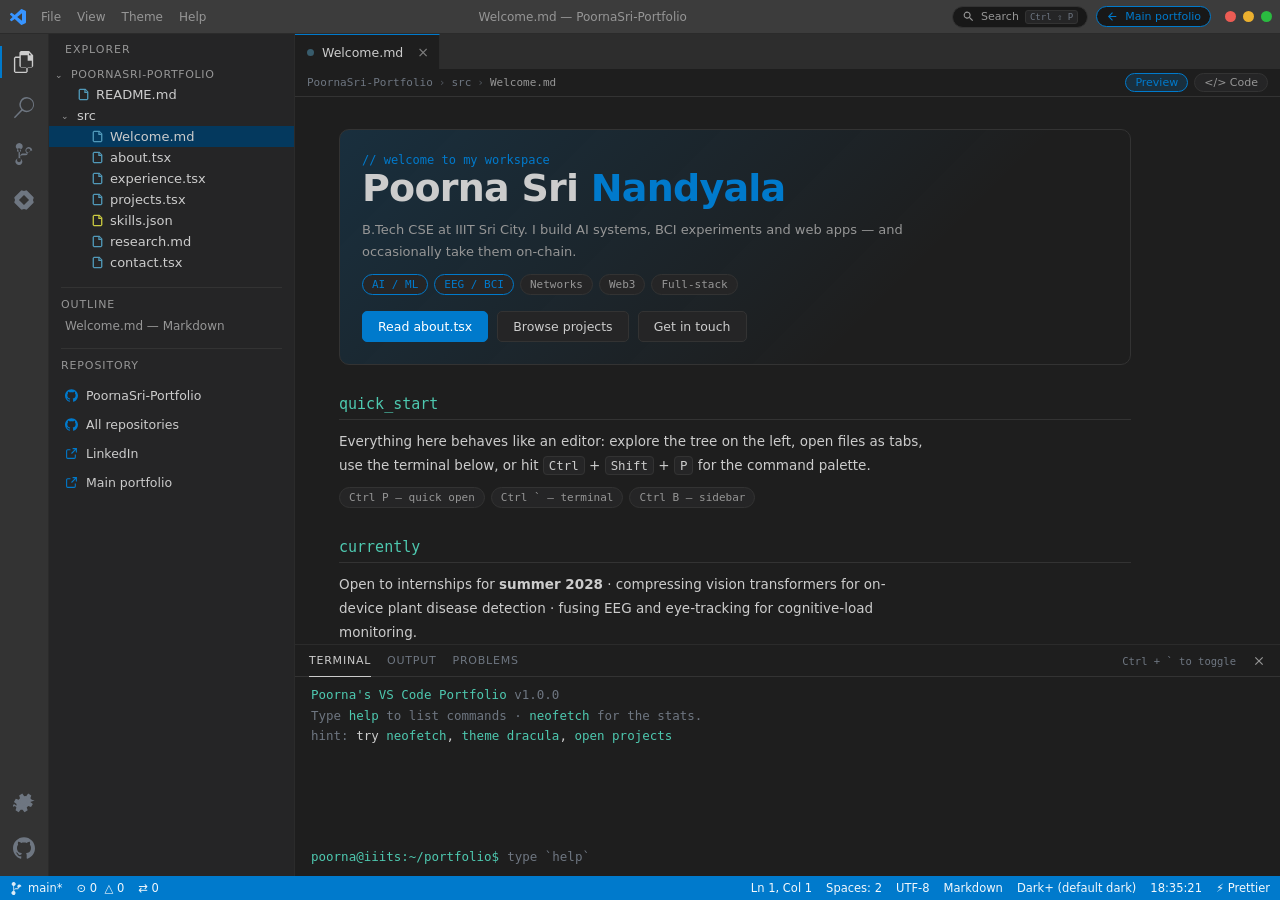
<file: vscode/index.html>
<!DOCTYPE html>
<html lang="en" data-theme="dark-plus">
<head>
<meta charset="UTF-8"/>
<meta name="viewport" content="width=device-width, initial-scale=1.0"/>
<title>Poorna Sri Nandyala — VS Code Portfolio</title>
<meta name="description" content="A Visual Studio Code themed developer portfolio for Poorna Sri Nandyala — CS @ IIIT Sri City, AI · EEG/BCI · networks · web3."/>
<meta name="theme-color" content="#1e1e1e"/>
<link rel="icon" href="data:image/svg+xml,%3Csvg xmlns='http://www.w3.org/2000/svg' viewBox='0 0 32 32'%3E%3Crect fill='%23007acc' width='32' height='32' rx='6'/%3E%3Cpath d='M23 9v14l-7-4.7L11 23 7 20.5l4.6-4.5L7 11.5 11 9l5 4.7z' fill='white'/%3E%3C/svg%3E"/>
<link rel="stylesheet" href="style.css"/>
</head>
<body>
<div class="app" id="app">

  <!-- ───────── TITLE BAR ───────── -->
  <header class="titlebar">
    <div class="titlebar-left">
      <button class="icon-btn mobile-only" id="menu-btn" aria-label="Toggle explorer">
        <svg viewBox="0 0 24 24" width="16" height="16"><path fill="currentColor" d="M3 6h18v2H3zm0 5h18v2H3zm0 5h18v2H3z"/></svg>
      </button>
      <span class="vsc-logo" aria-hidden="true">
        <svg viewBox="0 0 24 24" width="16" height="16"><path fill="#3794ff" d="M23.15 2.587 18.21.21a1.494 1.494 0 0 0-1.705.29l-9.46 8.63-4.12-3.128a.999.999 0 0 0-1.276.057L.327 7.261A1 1 0 0 0 .326 8.74L3.899 12 .326 15.26a1 1 0 0 0 .001 1.479L1.65 17.94a.999.999 0 0 0 1.276.057l4.12-3.128 9.46 8.63a1.492 1.492 0 0 0 1.704.29l4.942-2.377A1.5 1.5 0 0 0 24 20.06V3.939a1.5 1.5 0 0 0-.85-1.352zm-5.146 14.861L10.826 12l7.178-5.448v10.896z"/></svg>
      </span>
      <nav class="menubar" aria-label="Menu">
        <button type="button" data-menu="file">File</button>
        <button type="button" data-menu="view">View</button>
        <button type="button" data-menu="theme">Theme</button>
        <button type="button" data-menu="help">Help</button>
      </nav>
    </div>
    <div class="titlebar-center" id="title-text">about.tsx — PoornaSri-Portfolio</div>
    <div class="titlebar-right">
      <button class="tb-chip" id="palette-btn" title="Command palette (Ctrl+Shift+P)">
        <svg viewBox="0 0 24 24" width="13" height="13" aria-hidden="true"><path fill="currentColor" d="M15.5 14h-.79l-.28-.27a6.5 6.5 0 1 0-.7.7l.27.28v.79l5 4.99L20.49 19zm-6 0A4.5 4.5 0 1 1 14 9.5 4.5 4.5 0 0 1 9.5 14"/></svg>
        <span>Search</span><kbd>Ctrl ⇧ P</kbd>
      </button>
      <a class="tb-chip main-link" href="../" title="Back to the main portfolio">
        <svg viewBox="0 0 24 24" width="13" height="13" aria-hidden="true"><path fill="none" stroke="currentColor" stroke-width="2" d="M19 12H5m7-7-7 7 7 7"/></svg>
        <span>Main portfolio</span>
      </a>
      <div class="win-controls" aria-hidden="true"><span></span><span></span><span></span></div>
    </div>
  </header>

  <div class="workbench">

    <!-- ───────── ACTIVITY BAR ───────── -->
    <nav class="activitybar" aria-label="Views">
      <div class="ab-top">
        <button class="ab-item active" data-view="explorer" title="Explorer (Ctrl+B)" aria-label="Explorer">
          <svg viewBox="0 0 24 24" width="22" height="22"><path fill="currentColor" d="M17.5 0h-9L7 1.5V6H2.5L1 7.5v15.07L2.5 24h12.07L16 22.57V18h4.7l1.3-1.43V4.5zm0 2.12 2.38 2.38H17.5zm-3 20.38h-12v-15H7v9.07L8.5 18h6zm6-4h-12V4.5h7.5v6h4.5z"/></svg>
        </button>
        <button class="ab-item" data-view="search" title="Search" aria-label="Search">
          <svg viewBox="0 0 24 24" width="22" height="22"><path fill="currentColor" d="M15.25 0a8.25 8.25 0 0 0-6.18 13.72L1 22.16 2.09 23.2l8.05-8.08A8.25 8.25 0 1 0 15.25 0m0 1.5a6.75 6.75 0 1 1-6.75 6.75 6.75 6.75 0 0 1 6.75-6.75"/></svg>
        </button>
        <button class="ab-item" data-view="source" title="Source Control" aria-label="Source Control">
          <svg viewBox="0 0 24 24" width="22" height="22"><path fill="currentColor" d="M21.007 8.222A3.738 3.738 0 0 0 15.045 5.2a3.737 3.737 0 0 0 1.156 6.583 2.99 2.99 0 0 1-2.668 1.67h-2.99a4.456 4.456 0 0 0-2.989 1.165V7.4a3.737 3.737 0 1 0-1.494 0v9.117a3.776 3.776 0 1 0 1.816.283V13.5A3.046 3.046 0 0 1 11.53 11.5h2.99a4.477 4.477 0 0 0 4.074-2.637zM6.547 5.7a2.247 2.247 0 1 1-2.247 2.247A2.247 2.247 0 0 1 6.547 5.7M6.547 20.9a2.247 2.247 0 1 1 2.247-2.247A2.247 2.247 0 0 1 6.547 20.9m10.191-10.495a2.247 2.247 0 1 1 2.247-2.247 2.247 2.247 0 0 1-2.247 2.247"/></svg>
        </button>
        <button class="ab-item" data-view="extensions" title="Extensions" aria-label="Extensions">
          <svg viewBox="0 0 24 24" width="22" height="22"><path fill="currentColor" d="M22.47 10.06a1.28 1.28 0 0 0-.28-1.4l-6.84-6.84a1.28 1.28 0 0 0-1.4-.28L12 2.24 10.05 1.54a1.28 1.28 0 0 0-1.4.28L1.81 8.66a1.28 1.28 0 0 0-.28 1.4L2.24 12l-.7 1.95a1.28 1.28 0 0 0 .28 1.4l6.84 6.84a1.28 1.28 0 0 0 1.4.28L12 21.76l1.95.7a1.28 1.28 0 0 0 1.4-.28l6.84-6.84a1.28 1.28 0 0 0 .28-1.4L21.76 12zM12 17.5 6.5 12 12 6.5l5.5 5.5z"/></svg>
        </button>
      </div>
      <div class="ab-bottom">
        <button class="ab-item" data-view="settings" title="Settings — color themes" aria-label="Settings">
          <svg viewBox="0 0 24 24" width="22" height="22"><path fill="currentColor" d="M19.85 8.75 22.8 11 20.7 14.6l-3.3-1.05a7.3 7.3 0 0 1-1.6 1.6l1.05 3.3-3.6 2.1-2.25-2.95a7.4 7.4 0 0 1-2.25 0L6.5 20.55l-3.6-2.1 1.05-3.3a7.3 7.3 0 0 1-1.6-1.6L-1 14.6 1.1 11l2.95 2.25a7.5 7.5 0 0 1 0-2.25L1.1 8.75 3.2 5.15l3.3 1.05a7.3 7.3 0 0 1 1.6-1.6L7.05 1.3l3.6-2.1 2.25 2.95a7.4 7.4 0 0 1 2.25 0l2.25-2.95 3.6 2.1-1.05 3.3a7.3 7.3 0 0 1 1.6 1.6l3.3 1.05" transform="translate(0 3.6) scale(.95)"/><circle cx="12" cy="12" r="3.4" fill="none" stroke="currentColor" stroke-width="1.8"/></svg>
        </button>
        <a class="ab-item" href="https://github.com/PoornaSri26" target="_blank" rel="noopener" title="GitHub" aria-label="GitHub">
          <svg viewBox="0 0 24 24" width="22" height="22"><path fill="currentColor" d="M12 .297c-6.63 0-12 5.373-12 12 0 5.303 3.438 9.8 8.205 11.385.6.113.82-.258.82-.577 0-.285-.01-1.04-.015-2.04-3.338.724-4.042-1.61-4.042-1.61C4.422 18.07 3.633 17.7 3.633 17.7c-1.087-.744.084-.729.084-.729 1.205.084 1.838 1.236 1.838 1.236 1.07 1.835 2.809 1.305 3.495.998.108-.776.417-1.305.76-1.605-2.665-.3-5.466-1.332-5.466-5.93 0-1.31.465-2.38 1.235-3.22-.135-.303-.54-1.523.105-3.176 0 0 1.005-.322 3.3 1.23.96-.267 1.98-.399 3-.405 1.02.006 2.04.138 3 .405 2.28-1.552 3.285-1.23 3.285-1.23.645 1.653.24 2.873.12 3.176.765.84 1.23 1.91 1.23 3.22 0 4.61-2.805 5.625-5.475 5.92.42.36.81 1.096.81 2.22 0 1.606-.015 2.896-.015 3.286 0 .315.21.69.825.57C20.565 22.092 24 17.592 24 12.297c0-6.627-5.373-12-12-12"/></svg>
        </a>
      </div>
    </nav>

    <!-- ───────── SIDEBAR ───────── -->
    <aside class="sidebar" id="sidebar">
      <div class="side-title" id="side-title">Explorer</div>
      <div class="side-body" id="side-body"></div>
    </aside>

    <!-- ───────── MAIN ───────── -->
    <section class="main">
      <div class="editor-area">
        <div class="tabs" id="tabs" role="tablist" aria-label="Open editors"></div>
        <div class="editor-head">
          <div class="breadcrumb" id="breadcrumb"></div>
          <div class="editor-actions" id="editor-actions"></div>
        </div>
        <div class="editor" id="editor" role="tabpanel" tabindex="0"></div>
      </div>

      <div class="panel" id="panel">
        <div class="panel-head">
          <div class="panel-tabs">
            <button class="panel-tab active" data-panel-tab="terminal">TERMINAL</button>
            <button class="panel-tab" data-panel-tab="output">OUTPUT</button>
            <button class="panel-tab" data-panel-tab="problems">PROBLEMS</button>
          </div>
          <div class="panel-actions">
            <span class="panel-hint">Ctrl + ` to toggle</span>
            <button class="icon-btn" id="panel-close" aria-label="Close panel">
              <svg viewBox="0 0 24 24" width="14" height="14"><path fill="currentColor" d="M19 6.41 17.59 5 12 10.59 6.41 5 5 6.41 10.59 12 5 17.59 6.41 19 12 13.41 17.59 19 19 17.59 13.41 12z"/></svg>
            </button>
          </div>
        </div>
        <div class="panel-body" id="terminal" aria-live="polite"></div>
        <form class="term-form" id="term-form" autocomplete="off">
          <label class="prompt" for="term-input">poorna@iiits:~/portfolio$</label>
          <input id="term-input" name="cmd" type="text" spellcheck="false" aria-label="Terminal command" placeholder="type `help`">
        </form>
      </div>
    </section>
  </div>

  <!-- ───────── STATUS BAR ───────── -->
  <footer class="statusbar">
    <div class="sb-left">
      <span class="sb-item">
        <svg viewBox="0 0 24 24" width="13" height="13"><path fill="currentColor" d="M21.007 8.222A3.738 3.738 0 0 0 15.045 5.2a3.737 3.737 0 0 0 1.156 6.583 2.99 2.99 0 0 1-2.668 1.67h-2.99a4.456 4.456 0 0 0-2.989 1.165V7.4a3.737 3.737 0 1 0-1.494 0v9.117a3.776 3.776 0 1 0 1.816.283V13.5A3.046 3.046 0 0 1 11.53 11.5h2.99a4.477 4.477 0 0 0 4.074-2.637z"/></svg>
        main*
      </span>
      <span class="sb-item hide-sm">⊙ 0 &nbsp;△ 0</span>
      <span class="sb-item hide-sm">⇄ 0</span>
    </div>
    <div class="sb-right">
      <span class="sb-item hide-sm" id="sb-pos">Ln 1, Col 1</span>
      <span class="sb-item hide-sm">Spaces: 2</span>
      <span class="sb-item hide-sm">UTF-8</span>
      <span class="sb-item" id="sb-lang">TypeScript React</span>
      <span class="sb-item hide-sm" id="sb-theme">Dark+ (default dark)</span>
      <span class="sb-item" id="sb-clock">00:00:00</span>
      <span class="sb-item">⚡ Prettier</span>
    </div>
  </footer>
</div>

<!-- ───────── COMMAND PALETTE ───────── -->
<div class="overlay" id="overlay" hidden>
  <div class="palette" role="dialog" aria-modal="true" aria-label="Command palette">
    <div class="palette-input">
      <span class="palette-chevron">›</span>
      <input id="palette-input" type="text" placeholder="Type a command or file name…" autocomplete="off" spellcheck="false"/>
    </div>
    <ul class="palette-list" id="palette-list" role="listbox"></ul>
    <div class="palette-foot">
      <span><kbd>↑</kbd><kbd>↓</kbd> navigate</span>
      <span><kbd>↵</kbd> open</span>
      <span><kbd>esc</kbd> dismiss</span>
    </div>
  </div>
</div>

<div class="menu-pop" id="menu-pop" hidden></div>

<script src="app.js"></script>
</body>
</html>
</file>
<file: vscode/style.css>
/* =========================================================
   Poorna Sri Nandyala — VS Code themed portfolio
   Self-contained. No build step, no dependencies.
   ========================================================= */

/* ---------- themes ---------- */
:root {
  --font-ui: -apple-system, BlinkMacSystemFont, "Segoe UI", system-ui, sans-serif;
  --font-mono: "JetBrains Mono", ui-monospace, "Cascadia Code", "Fira Code", Consolas, monospace;
  --radius: 6px;
}

html[data-theme="dark-plus"] {
  --bg: #1e1e1e; --bg-soft: #252526; --bg-deep: #181818;
  --activity: #333333; --titlebar: #3c3c3c; --tab-bg: #2d2d2d; --tab-idle: #2d2d2d;
  --border: #2b2b2b; --border-soft: #333;
  --fg: #cccccc; --fg-dim: #969696; --fg-faint: #6e7681;
  --accent: #007acc; --accent-soft: rgba(0, 122, 204, .18);
  --status: #007acc; --status-fg: #ffffff;
  --hover: #2a2d2e; --sel: #04395e; --input: #3c3c3c; --scroll: #4e4e4e;
  --k: #569cd6; --s: #ce9178; --f: #dcdcaa; --c: #6a9955; --n: #b5cea8;
  --t: #4ec9b0; --a: #9cdcfe; --punct: #d4d4d4; --md-head: #4ec9b0;
}
html[data-theme="github-dark"] {
  --bg: #0d1117; --bg-soft: #010409; --bg-deep: #010409;
  --activity: #010409; --titlebar: #010409; --tab-bg: #161b22; --tab-idle: #010409;
  --border: #30363d; --border-soft: #21262d;
  --fg: #c9d1d9; --fg-dim: #8b949e; --fg-faint: #6e7681;
  --accent: #58a6ff; --accent-soft: rgba(88, 166, 255, .15);
  --status: #161b22; --status-fg: #c9d1d9;
  --hover: #161b22; --sel: #1f3a5f; --input: #0d1117; --scroll: #484f58;
  --k: #ff7b72; --s: #a5d6ff; --f: #d2a8ff; --c: #8b949e; --n: #79c0ff;
  --t: #7ee787; --a: #79c0ff; --punct: #c9d1d9; --md-head: #7ee787;
}
html[data-theme="dracula"] {
  --bg: #282a36; --bg-soft: #21222c; --bg-deep: #191a21;
  --activity: #21222c; --titlebar: #191a21; --tab-bg: #21222c; --tab-idle: #191a21;
  --border: #191a21; --border-soft: #343746;
  --fg: #f8f8f2; --fg-dim: #b6b7c9; --fg-faint: #6272a4;
  --accent: #bd93f9; --accent-soft: rgba(189, 147, 249, .18);
  --status: #191a21; --status-fg: #f8f8f2;
  --hover: #44475a; --sel: #44475a; --input: #21222c; --scroll: #44475a;
  --k: #ff79c6; --s: #f1fa8c; --f: #50fa7b; --c: #6272a4; --n: #bd93f9;
  --t: #8be9fd; --a: #8be9fd; --punct: #f8f8f2; --md-head: #8be9fd;
}
html[data-theme="one-dark"] {
  --bg: #282c34; --bg-soft: #21252b; --bg-deep: #1b1f27;
  --activity: #333842; --titlebar: #21252b; --tab-bg: #1b1f27; --tab-idle: #21252b;
  --border: #181a1f; --border-soft: #323842;
  --fg: #abb2bf; --fg-dim: #8b93a1; --fg-faint: #5c6370;
  --accent: #61afef; --accent-soft: rgba(97, 175, 239, .16);
  --status: #21252b; --status-fg: #9da5b4;
  --hover: #2c313a; --sel: #3e4451; --input: #1b1f27; --scroll: #4b5263;
  --k: #c678dd; --s: #98c379; --f: #61afef; --c: #5c6370; --n: #d19a66;
  --t: #e5c07b; --a: #e06c75; --punct: #abb2bf; --md-head: #e5c07b;
}
html[data-theme="nord"] {
  --bg: #2e3440; --bg-soft: #292e39; --bg-deep: #242933;
  --activity: #2e3440; --titlebar: #3b4252; --tab-bg: #2e3440; --tab-idle: #2b303b;
  --border: #3b4252; --border-soft: #434c5e;
  --fg: #d8dee9; --fg-dim: #a3abb9; --fg-faint: #616e88;
  --accent: #88c0d0; --accent-soft: rgba(136, 192, 208, .16);
  --status: #3b4252; --status-fg: #eceff4;
  --hover: #3b4252; --sel: #434c5e; --input: #3b4252; --scroll: #4c566a;
  --k: #81a1c1; --s: #a3be8c; --f: #88c0d0; --c: #616e88; --n: #b48ead;
  --t: #8fbcbb; --a: #d8dee9; --punct: #eceff4; --md-head: #88c0d0;
}
html[data-theme="tokyo-night"] {
  --bg: #1a1b26; --bg-soft: #16161e; --bg-deep: #13131a;
  --activity: #16161e; --titlebar: #16161e; --tab-bg: #1f2335; --tab-idle: #16161e;
  --border: #1f2335; --border-soft: #292e42;
  --fg: #a9b1d6; --fg-dim: #787c99; --fg-faint: #565f89;
  --accent: #7aa2f7; --accent-soft: rgba(122, 162, 247, .16);
  --status: #16161e; --status-fg: #a9b1d6;
  --hover: #24283b; --sel: #283457; --input: #1f2335; --scroll: #3b4261;
  --k: #bb9af7; --s: #9ece6a; --f: #7aa2f7; --c: #565f89; --n: #ff9e64;
  --t: #2ac3de; --a: #7dcfff; --punct: #a9b1d6; --md-head: #7dcfff;
}

/* ---------- base ---------- */
* { box-sizing: border-box; }
html, body { height: 100%; }
body {
  margin: 0;
  font-family: var(--font-ui);
  font-size: 13px;
  color: var(--fg);
  background: var(--bg);
  -webkit-font-smoothing: antialiased;
  overflow: hidden;
  transition: background .18s ease, color .18s ease;
}
button, input { font: inherit; color: inherit; }
a { color: var(--accent); text-decoration: none; }
a:hover { text-decoration: underline; }
::selection { background: var(--sel); }
::-webkit-scrollbar { width: 10px; height: 10px; }
::-webkit-scrollbar-thumb { background: var(--scroll); border-radius: 6px; }
::-webkit-scrollbar-thumb:hover { background: var(--fg-faint); }
::-webkit-scrollbar-track { background: transparent; }

.app { display: flex; flex-direction: column; height: 100dvh; min-height: 420px; }

/* ---------- title bar ---------- */
.titlebar {
  display: flex; align-items: center; justify-content: space-between;
  height: 34px; flex: 0 0 34px; padding: 0 8px 0 10px;
  background: var(--titlebar); border-bottom: 1px solid var(--border);
  user-select: none;
}
.titlebar-left, .titlebar-right { display: flex; align-items: center; gap: 8px; min-width: 0; }
.vsc-logo { display: inline-flex; }
.menubar { display: flex; gap: 2px; }
.menubar button {
  background: none; border: 0; padding: 4px 7px; border-radius: 4px;
  font-size: 12px; color: var(--fg-dim); cursor: pointer;
}
.menubar button:hover { background: var(--hover); color: var(--fg); }
.titlebar-center {
  flex: 1 1 auto; text-align: center; font-size: 12px; color: var(--fg-dim);
  white-space: nowrap; overflow: hidden; text-overflow: ellipsis; padding: 0 12px;
}
.tb-chip {
  display: inline-flex; align-items: center; gap: 6px;
  background: var(--bg-deep); border: 1px solid var(--border-soft);
  color: var(--fg-dim); padding: 3px 9px; border-radius: 20px;
  font-size: 11px; cursor: pointer; white-space: nowrap;
}
.tb-chip:hover { color: var(--fg); border-color: var(--accent); text-decoration: none; }
.tb-chip kbd {
  font-family: var(--font-mono); font-size: 9px; padding: 1px 4px;
  border-radius: 3px; background: var(--bg-soft); border: 1px solid var(--border-soft);
  color: var(--fg-faint);
}
.main-link { border-color: var(--accent); color: var(--accent); }
.main-link:hover { background: var(--accent-soft); color: var(--accent); }
.win-controls { display: flex; gap: 7px; margin-left: 6px; }
.win-controls span {
  width: 11px; height: 11px; border-radius: 50%; background: var(--fg-faint); opacity: .55;
}
.win-controls span:first-child { background: #ff5f57; opacity: .9; }
.win-controls span:nth-child(2) { background: #febc2e; opacity: .9; }
.win-controls span:last-child { background: #28c840; opacity: .9; }

/* ---------- workbench ---------- */
.workbench { flex: 1 1 auto; display: flex; min-height: 0; }

/* ---------- activity bar ---------- */
.activitybar {
  flex: 0 0 48px; background: var(--activity);
  display: flex; flex-direction: column; justify-content: space-between;
  padding: 6px 0; border-right: 1px solid var(--border);
}
.ab-top, .ab-bottom { display: flex; flex-direction: column; align-items: center; gap: 2px; }
.ab-item {
  position: relative; width: 48px; height: 44px; display: grid; place-items: center;
  background: none; border: 0; color: var(--fg-faint); cursor: pointer;
}
.ab-item:hover { color: var(--fg); }
.ab-item.active { color: var(--fg); }
.ab-item.active::before {
  content: ""; position: absolute; left: 0; top: 6px; bottom: 6px;
  width: 2px; background: var(--accent);
}
.ab-item:focus-visible { outline: 1px solid var(--accent); outline-offset: -4px; }

/* ---------- sidebar ---------- */
.sidebar {
  flex: 0 0 246px; background: var(--bg-soft); border-right: 1px solid var(--border);
  display: flex; flex-direction: column; min-height: 0;
}
.side-title {
  flex: 0 0 auto; padding: 9px 16px 7px;
  font-size: 11px; letter-spacing: .09em; text-transform: uppercase; color: var(--fg-dim);
}
.side-body { flex: 1 1 auto; overflow: auto; padding-bottom: 14px; }

.tree { padding: 2px 0; }
.tree-row {
  display: flex; align-items: center; gap: 6px; width: 100%;
  padding: 3px 10px; background: none; border: 0; cursor: pointer;
  color: var(--fg); font-size: 13px; text-align: left; white-space: nowrap;
}
.tree-row:hover { background: var(--hover); }
.tree-row.active { background: var(--sel); }
.tree-row .chev { width: 10px; color: var(--fg-dim); font-size: 9px; flex: 0 0 10px; }
.tree-row .fname { overflow: hidden; text-overflow: ellipsis; }
.tree-row.dir { color: var(--fg); font-weight: 500; }
.tree-row.git-m { color: #e2c08d; }
.tree-row .badge {
  margin-left: auto; font-family: var(--font-mono); font-size: 9px;
  color: var(--fg-faint); border: 1px solid var(--border-soft); border-radius: 8px;
  padding: 0 5px; line-height: 14px;
}
.side-section {
  margin: 12px 12px 6px; padding-top: 10px; border-top: 1px solid var(--border-soft);
  font-size: 11px; letter-spacing: .08em; text-transform: uppercase; color: var(--fg-dim);
}
.side-note { padding: 0 16px; font-size: 12px; color: var(--fg-dim); line-height: 1.6; }
.side-links { display: flex; flex-direction: column; gap: 2px; padding: 4px 8px; }
.side-links a {
  display: flex; align-items: center; gap: 8px; padding: 6px 8px; border-radius: 4px;
  font-size: 12.5px; color: var(--fg);
}
.side-links a:hover { background: var(--hover); text-decoration: none; }
.side-links svg { color: var(--accent); flex: 0 0 auto; }

.search-box { display: flex; gap: 6px; padding: 4px 12px 8px; }
.search-box input {
  flex: 1 1 auto; background: var(--input); border: 1px solid var(--accent);
  border-radius: 3px; padding: 4px 7px; font-size: 12px; color: var(--fg); min-width: 0;
}
.search-box input:focus { outline: 1px solid var(--accent); }
.search-hit { display: block; width: 100%; text-align: left; padding: 5px 12px;
  background: none; border: 0; border-left: 2px solid transparent; cursor: pointer;
  font-size: 12px; color: var(--fg-dim); }
.search-hit:hover { background: var(--hover); color: var(--fg); border-left-color: var(--accent); }
.search-hit b { color: var(--accent); font-weight: 500; }
.search-empty { padding: 6px 16px; color: var(--fg-faint); font-size: 12px; }

.theme-list { display: flex; flex-direction: column; gap: 2px; padding: 2px 8px; }
.theme-row {
  display: flex; align-items: center; gap: 9px; padding: 6px 8px; border-radius: 4px;
  background: none; border: 1px solid transparent; cursor: pointer; text-align: left;
  font-size: 12.5px; color: var(--fg);
}
.theme-row:hover { background: var(--hover); }
.theme-row.active { border-color: var(--accent); background: var(--accent-soft); }
.swatches { display: flex; gap: 3px; }
.swatches i { width: 9px; height: 9px; border-radius: 2px; display: block; }

/* ---------- main editor ---------- */
.main { flex: 1 1 auto; display: flex; flex-direction: column; min-width: 0; min-height: 0; }
.editor-area { flex: 1 1 auto; display: flex; flex-direction: column; min-height: 0; background: var(--bg); }

.tabs {
  display: flex; align-items: stretch; background: var(--tab-idle);
  overflow-x: auto; overflow-y: hidden; flex: 0 0 auto; scrollbar-width: none;
}
.tabs::-webkit-scrollbar { display: none; }
.tab {
  display: flex; align-items: center; gap: 8px; padding: 0 10px 0 12px; height: 35px;
  background: var(--tab-idle); border-right: 1px solid var(--border);
  color: var(--fg-dim); font-size: 12.5px; cursor: pointer; white-space: nowrap;
  border-top: 1px solid transparent; position: relative;
}
.tab:hover { background: var(--bg-soft); }
.tab.active {
  background: var(--bg); color: var(--fg); border-top-color: var(--accent);
}
.tab .dot { width: 7px; height: 7px; border-radius: 50%; background: currentColor; opacity: .5; }
.tab .tab-close {
  display: grid; place-items: center; width: 18px; height: 18px; border: 0;
  border-radius: 4px; background: none; color: inherit; cursor: pointer; opacity: .55;
  font-size: 14px; line-height: 1;
}
.tab .tab-close:hover { background: var(--hover); opacity: 1; }

.editor-head {
  display: flex; align-items: center; justify-content: space-between; gap: 10px;
  padding: 4px 12px; border-bottom: 1px solid var(--border-soft);
  font-family: var(--font-mono); font-size: 11px; color: var(--fg-faint);
  flex: 0 0 auto; min-height: 28px;
}
.breadcrumb { display: flex; align-items: center; gap: 6px; overflow: hidden; white-space: nowrap; }
.breadcrumb span.sep { opacity: .6; }
.breadcrumb span.cur { color: var(--fg-dim); }
.editor-actions { display: flex; gap: 6px; flex: 0 0 auto; }
.chip-btn {
  display: inline-flex; align-items: center; gap: 5px;
  background: var(--bg-soft); border: 1px solid var(--border-soft); color: var(--fg-dim);
  border-radius: 20px; padding: 2px 9px; font-family: var(--font-ui);
  font-size: 11px; cursor: pointer;
}
.chip-btn:hover { color: var(--fg); border-color: var(--accent); }
.chip-btn.active { background: var(--accent-soft); border-color: var(--accent); color: var(--accent); }

.editor { flex: 1 1 auto; overflow: auto; padding: 0; position: relative; }
.editor:focus-visible { outline: none; }

/* preview surface */
.preview { padding: 26px clamp(16px, 4vw, 44px) 48px; max-width: 880px; }
.preview h1 {
  font-size: clamp(24px, 3.4vw, 38px); line-height: 1.15; margin: 0 0 6px;
  letter-spacing: -.02em; font-weight: 650;
}
.preview h1 em { font-style: normal; color: var(--accent); }
.preview h2 {
  font-size: 15px; margin: 30px 0 10px; padding-bottom: 6px;
  border-bottom: 1px solid var(--border-soft); color: var(--md-head);
  font-family: var(--font-mono); font-weight: 500;
}
.preview h3 { font-size: 14px; margin: 18px 0 4px; font-weight: 600; }
.preview p { font-size: 13.5px; line-height: 1.75; color: var(--fg); margin: 0 0 10px; max-width: 68ch; }
.preview .lede { font-size: 15px; color: var(--fg-dim); }
.preview .muted { color: var(--fg-dim); font-size: 12.5px; }
.preview code {
  font-family: var(--font-mono); font-size: .92em; background: var(--bg-soft);
  border: 1px solid var(--border-soft); border-radius: 4px; padding: 1px 5px;
}
.sig { font-family: var(--font-mono); font-size: 12px; color: var(--fg-faint); margin-top: 26px; }

.hero-banner {
  border: 1px solid var(--border-soft); border-radius: 10px; padding: 22px;
  background: linear-gradient(135deg, var(--accent-soft), transparent 70%);
  margin: 6px 0 22px;
}
.hero-banner h1 { margin: 0 0 6px; }
.hero-banner .tag { font-family: var(--font-mono); font-size: 12px; color: var(--accent); }
.hero-banner p { margin: 8px 0 0; color: var(--fg-dim); font-size: 13px; }

.chips { display: flex; flex-wrap: wrap; gap: 6px; margin: 10px 0 4px; }
.chip {
  font-family: var(--font-mono); font-size: 11px; padding: 3px 9px; border-radius: 20px;
  border: 1px solid var(--border-soft); color: var(--fg-dim); background: var(--bg-soft);
}
.chip.on { border-color: var(--accent); color: var(--accent); }

.btn-row { display: flex; flex-wrap: wrap; gap: 9px; margin-top: 16px; }
.btn {
  display: inline-flex; align-items: center; gap: 7px; padding: 7px 15px;
  border-radius: 5px; font-size: 12.5px; border: 1px solid var(--border-soft);
  background: var(--bg-soft); color: var(--fg); cursor: pointer;
}
.btn:hover { border-color: var(--accent); text-decoration: none; color: var(--accent); }
.btn.primary { background: var(--accent); border-color: var(--accent); color: #fff; }
.btn.primary:hover { filter: brightness(1.1); color: #fff; }

/* project cards */
.proj-grid { display: grid; grid-template-columns: repeat(auto-fill, minmax(238px, 1fr)); gap: 12px; margin: 14px 0 6px; }
.proj {
  display: flex; flex-direction: column; gap: 7px; padding: 14px;
  border: 1px solid var(--border-soft); border-radius: 8px; background: var(--bg-soft);
  transition: border-color .15s, transform .15s;
}
.proj:hover { border-color: var(--accent); transform: translateY(-2px); text-decoration: none; }
.proj-top { display: flex; align-items: center; justify-content: space-between; gap: 8px; }
.proj-name { font-size: 13.5px; font-weight: 600; color: var(--fg); }
.proj-desc { font-size: 12.5px; line-height: 1.6; color: var(--fg-dim); margin: 0; }
.proj-tags { display: flex; flex-wrap: wrap; gap: 5px; margin-top: auto; padding-top: 4px; }
.proj-tag { font-family: var(--font-mono); font-size: 10.5px; color: var(--fg-faint); border: 1px solid var(--border-soft); border-radius: 10px; padding: 1px 7px; }
.proj-foot { display: flex; align-items: center; gap: 6px; font-family: var(--font-mono); font-size: 11px; color: var(--fg-faint); }
.lang-dot { width: 8px; height: 8px; border-radius: 50%; display: inline-block; }

/* skills */
.skill-grid { display: grid; grid-template-columns: repeat(auto-fill, minmax(250px, 1fr)); gap: 14px; margin-top: 8px; }
.skill-card { border: 1px solid var(--border-soft); border-radius: 8px; padding: 13px 14px; background: var(--bg-soft); }
.skill-card h4 { margin: 0 0 10px; font-size: 12px; font-family: var(--font-mono); color: var(--accent); letter-spacing: .04em; }
.skill-row { display: grid; grid-template-columns: 1fr 54px; align-items: center; gap: 10px; margin-bottom: 7px; }
.skill-row span { font-size: 12.5px; color: var(--fg); }
.meter { height: 5px; border-radius: 3px; background: var(--border-soft); overflow: hidden; }
.meter i { display: block; height: 100%; background: var(--accent); border-radius: 3px; }

/* timeline */
.timeline { border-left: 1px solid var(--border-soft); margin: 10px 0 0 6px; padding-left: 18px; }
.tl-item { position: relative; padding-bottom: 20px; }
.tl-item::before {
  content: ""; position: absolute; left: -24px; top: 5px; width: 9px; height: 9px;
  border-radius: 50%; background: var(--accent); box-shadow: 0 0 0 3px var(--accent-soft);
}
.tl-year { font-family: var(--font-mono); font-size: 11px; color: var(--fg-faint); }
.tl-title { font-size: 13.5px; font-weight: 600; margin: 2px 0 3px; }
.tl-desc { font-size: 12.5px; color: var(--fg-dim); line-height: 1.65; margin: 0; }

/* code view */
.code-wrap { display: flex; font-family: var(--font-mono); font-size: 12.5px; line-height: 1.65; padding: 6px 0 30px; }
.gutter {
  flex: 0 0 auto; padding: 0 14px 0 18px; text-align: right; color: var(--fg-faint);
  user-select: none; border-right: 1px solid var(--border-soft);
}
.code { flex: 1 1 auto; padding: 0 18px; white-space: pre; overflow-x: auto; color: var(--fg); }
.tok-k { color: var(--k); } .tok-s { color: var(--s); } .tok-f { color: var(--f); }
.tok-c { color: var(--c); font-style: italic; } .tok-n { color: var(--n); }
.tok-t { color: var(--t); } .tok-a { color: var(--a); } .tok-p { color: var(--punct); }

/* ---------- terminal panel ---------- */
.panel {
  flex: 0 0 auto; height: 232px; display: flex; flex-direction: column;
  border-top: 1px solid var(--border); background: var(--bg);
}
.panel.collapsed { display: none; }
.panel-head {
  display: flex; align-items: center; justify-content: space-between;
  padding: 0 10px 0 14px; height: 32px; flex: 0 0 32px; border-bottom: 1px solid var(--border-soft);
}
.panel-tabs { display: flex; gap: 16px; }
.panel-tab {
  background: none; border: 0; padding: 0; font-size: 11px; letter-spacing: .07em;
  color: var(--fg-faint); cursor: pointer; position: relative; height: 32px;
}
.panel-tab.active { color: var(--fg); }
.panel-tab.active::after {
  content: ""; position: absolute; left: 0; right: 0; bottom: 0; height: 1px; background: var(--fg);
}
.panel-actions { display: flex; align-items: center; gap: 10px; }
.panel-hint { font-size: 10.5px; color: var(--fg-faint); font-family: var(--font-mono); }
.icon-btn {
  display: grid; place-items: center; width: 24px; height: 24px; border-radius: 4px;
  background: none; border: 0; color: var(--fg-dim); cursor: pointer;
}
.icon-btn:hover { background: var(--hover); color: var(--fg); }
.panel-body {
  flex: 1 1 auto; overflow: auto; padding: 8px 16px 4px;
  font-family: var(--font-mono); font-size: 12.5px; line-height: 1.65; white-space: pre-wrap;
  word-break: break-word;
}
.panel-body .ln { display: block; }
.panel-body .ok { color: #4ec9b0; }
.panel-body .warn { color: #d7ba7d; }
.panel-body .dim { color: var(--fg-faint); }
.panel-body .cmd { color: var(--fg); }
.panel-body .err { color: #f48771; }
.panel-body a { color: var(--accent); }
.term-form {
  display: flex; align-items: center; gap: 8px; padding: 2px 16px 10px;
  font-family: var(--font-mono); font-size: 12.5px; flex: 0 0 auto;
}
.term-form .prompt { color: #4ec9b0; white-space: nowrap; }
.term-form input {
  flex: 1 1 auto; background: none; border: 0; outline: none; color: var(--fg);
  font-family: var(--font-mono); font-size: 12.5px; padding: 2px 0; min-width: 0;
}
.term-form input::placeholder { color: var(--fg-faint); }

/* ---------- status bar ---------- */
.statusbar {
  flex: 0 0 24px; height: 24px; display: flex; align-items: center; justify-content: space-between;
  background: var(--status); color: var(--status-fg); font-size: 11.5px;
  padding: 0 10px; user-select: none; overflow: hidden;
}
.sb-left, .sb-right { display: flex; align-items: center; gap: 14px; min-width: 0; }
.sb-item { display: inline-flex; align-items: center; gap: 5px; white-space: nowrap; opacity: .95; }
.sb-item svg { opacity: .9; }

/* ---------- command palette ---------- */
.overlay {
  position: fixed; inset: 0; z-index: 60; background: rgba(0, 0, 0, .42);
  display: flex; justify-content: center; align-items: flex-start; padding-top: 12vh;
}
.overlay[hidden] { display: none; }
.palette {
  width: min(620px, 92vw); background: var(--bg-soft); border: 1px solid var(--border-soft);
  border-radius: 8px; box-shadow: 0 16px 44px rgba(0, 0, 0, .55); overflow: hidden;
}
.palette-input {
  display: flex; align-items: center; gap: 9px; padding: 10px 14px;
  border: 1px solid var(--accent); border-radius: 8px; margin: 8px;
}
.palette-chevron { color: var(--accent); font-size: 15px; }
.palette-input input { flex: 1 1 auto; background: none; border: 0; outline: none; font-size: 13.5px; }
.palette-list { list-style: none; margin: 0; padding: 0 0 6px; max-height: 46vh; overflow: auto; }
.palette-list li {
  display: flex; align-items: center; gap: 10px; padding: 7px 18px; cursor: pointer;
  font-size: 12.5px; color: var(--fg-dim);
}
.palette-list li .pk { font-family: var(--font-mono); font-size: 10px; color: var(--fg-faint); margin-left: auto; }
.palette-list li.active, .palette-list li:hover { background: var(--sel); color: var(--fg); }
.palette-foot {
  display: flex; gap: 16px; padding: 7px 16px; border-top: 1px solid var(--border-soft);
  font-size: 10.5px; color: var(--fg-faint);
}
.palette-foot kbd {
  font-family: var(--font-mono); font-size: 9.5px; border: 1px solid var(--border-soft);
  border-radius: 3px; padding: 0 4px; margin-right: 2px;
}
kbd { font-family: var(--font-mono); }

/* ---------- menus ---------- */
.menu-pop {
  position: fixed; z-index: 70; min-width: 210px; background: var(--bg-soft);
  border: 1px solid var(--border-soft); border-radius: 6px; padding: 4px;
  box-shadow: 0 12px 32px rgba(0, 0, 0, .5);
}
.menu-pop[hidden] { display: none; }
.menu-pop button {
  display: flex; align-items: center; justify-content: space-between; gap: 18px;
  width: 100%; background: none; border: 0; border-radius: 4px; padding: 6px 10px;
  font-size: 12.5px; color: var(--fg); cursor: pointer; text-align: left;
}
.menu-pop button:hover { background: var(--sel); }
.menu-pop button .key { font-family: var(--font-mono); font-size: 10px; color: var(--fg-faint); }
.menu-pop .sep { height: 1px; background: var(--border-soft); margin: 4px 6px; }

/* ---------- responsive ---------- */
.mobile-only { display: none; }

@media (max-width: 900px) {
  .sidebar {
    position: absolute; z-index: 40; top: 34px; bottom: 24px; left: 0;
    width: min(280px, 82vw); box-shadow: 12px 0 32px rgba(0, 0, 0, .45);
    transform: translateX(-102%); transition: transform .2s ease;
  }
  .sidebar.open { transform: translateX(0); }
  .activitybar { flex-basis: 44px; }
  .ab-item { width: 44px; height: 40px; }
  .mobile-only { display: grid; }
  .menubar { display: none; }
  .titlebar-center { text-align: left; padding-left: 4px; }
  .tb-chip kbd, .tb-chip span { display: none; }
  .tb-chip { padding: 4px 7px; }
  .panel { height: 200px; }
  .preview { padding: 18px 16px 34px; }
  .hero-banner { padding: 16px; }
  .proj-grid, .skill-grid { grid-template-columns: 1fr; }
}

@media (max-width: 560px) {
  .hide-sm { display: none; }
  .titlebar-center { display: none; }
  .win-controls { display: none; }
  .breadcrumb { font-size: 10px; }
  .panel { height: 180px; }
}

@media (prefers-reduced-motion: reduce) {
  * { transition: none !important; animation: none !important; }
}
</file>
